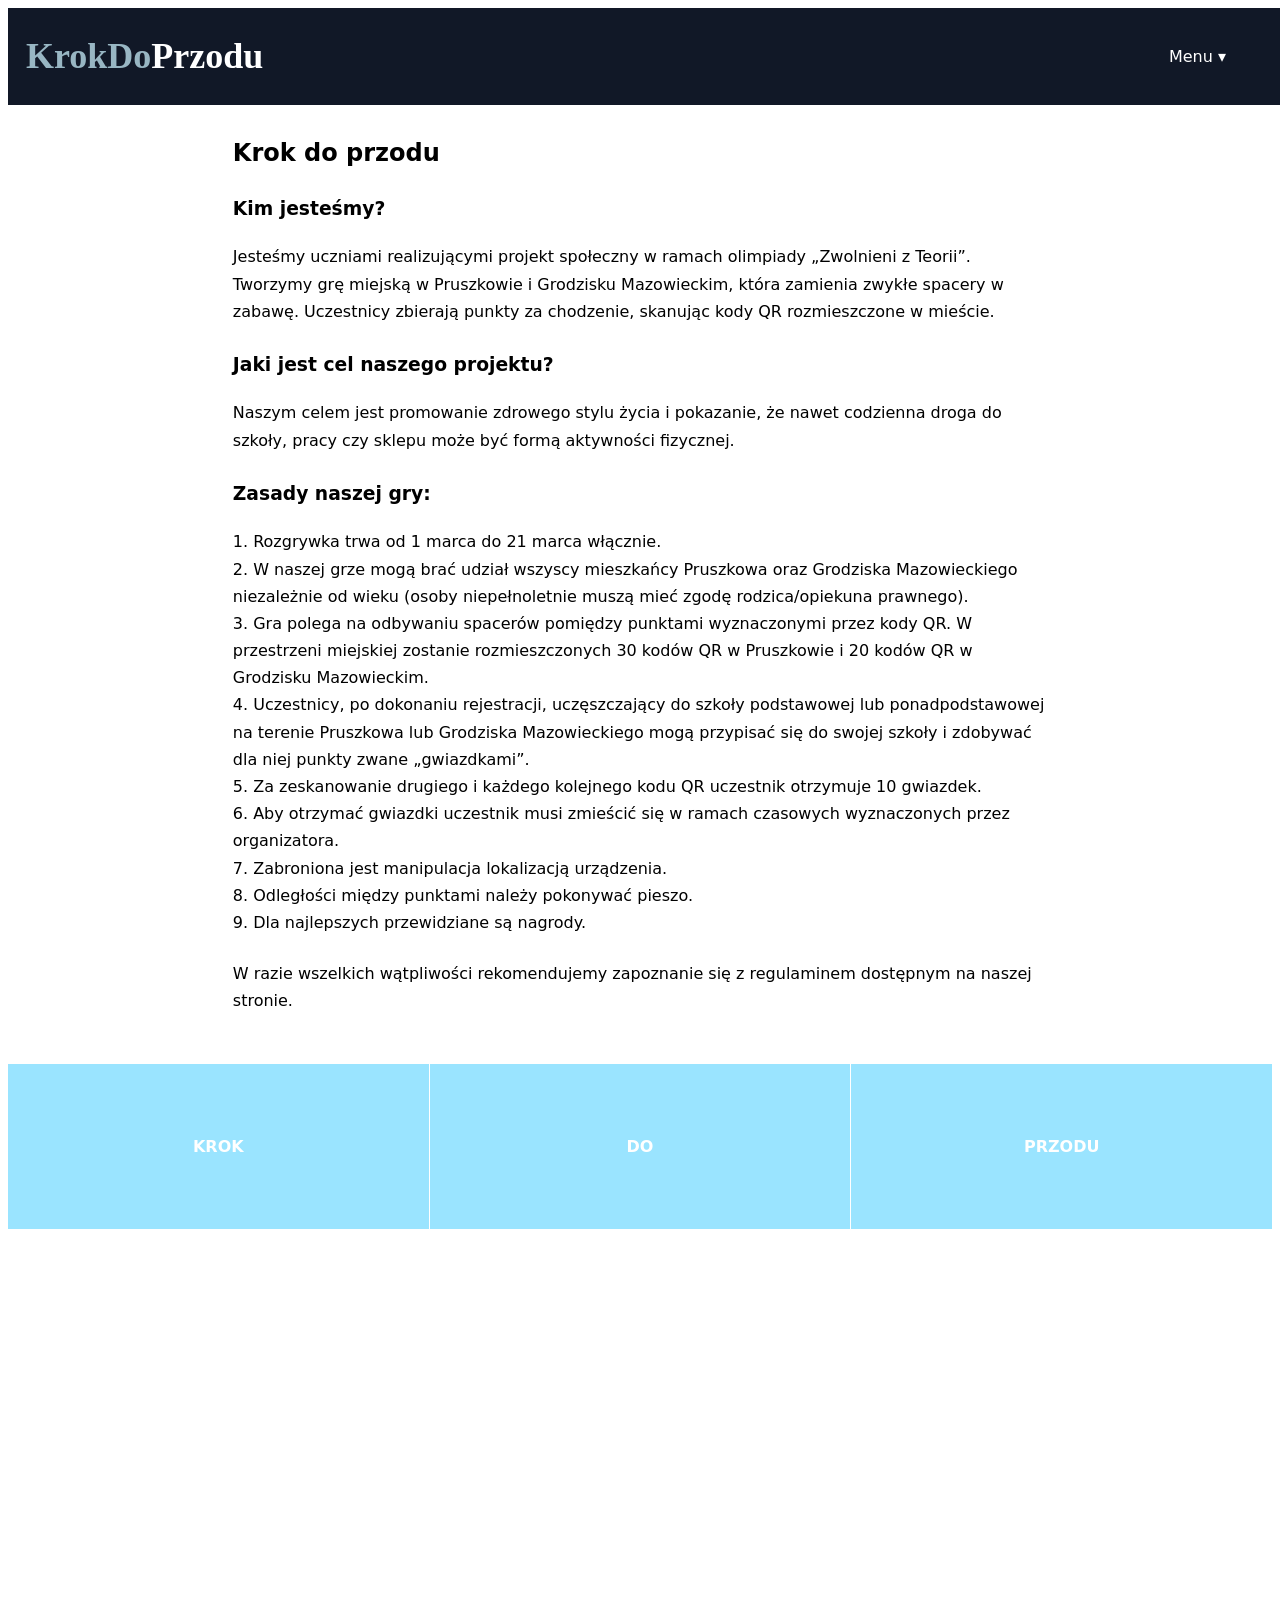
<file: index.html>
<!DOCTYPE html>
<html lang="en">
<!--TODO-SIDEBAR:
make extend button in header;
remove extended version of sidebar;
make collapsed version the deafult;
make sidebar deafult to hidden; 
-->
<head>
    <meta charset="UTF-8">
    <meta name="viewport" content="width=device-width, initial-scale=1.0">
    <title>Krok do przodu</title>
    <link rel="stylesheet" href = "style.css">
    <link href='https://unpkg.com/boxicons@2.1.4/css/boxicons.min.css' rel='stylesheet'>

</head>
<body class="sb-expanded">
  
  <div class="container">


    <header style="
    background: #111827;
    color: white;
    padding: 2vh;
    display:inline-flex;  
    align-items: center;
    position: sticky;
    justify-content:space-between;
    width: 100%;

  ">
    <!--Logo-->
    <div style="font-size: 4vh; font-family:Brush Script MT, Brush Script Std, cursive; ">
        <b><span style="color:#98B6C3; " d>KrokDo</span>Przodu</b>
    </div>
    

    <nav class="dropdown" style="margin: 0 5vw;">                                                                                    
        <input type="checkbox" id="drpBut" class="dropButton"></input> <label for="drpBut" class="menu-label">Menu ▾</label>
        <div class="dropContent">                                                                                  
            <ul>
        <li>
          <a href="index.html" class="active">
            <i class="bx bx-home-circle"></i>
            <span>Strona główna</span>
          </a>
        </li>
        <li>
          <a href="account/signin.php">
            <i class='bx bx-user-circle'></i>
            <span>Login</span>
          </a>
        </li>
        <li>
          <a href="map.html">
            <i class='bx  bx-map'></i> 
            <span>Mapa punktów</span>
          </a>
        </li>
        <li>
          <a href="scanner.html">
            <i class='bx  bx-qr-scan'></i>  
            <span>Skaner kodów QR</span>
          </a>
        </li>
        <li>
          <a href="#">
            <i class='bx  bx-trophy'></i>   
            <span>Tabele wyników</span>
          </a>
        </li>
        </ul>
        </div>
    </nav>
    </header>

     <style>
.dropdown {
        position: relative;
        display: inline-block;
        
    }

    
    .dropButton {
        position: absolute;
        opacity: 0;
        width: 0;
        height: 0;
    }

    #drpBut:checked ~ .dropContent {
        display: block;
    }

    .dropContent {
        display: none;
        position: absolute;
        background-color: #111827;

    }

    .dropContent a {
        display: block;

    }



        
    </style>

<!-----------------------------------------------------------------------------------------HEADER---------------------------------------------------------------------------------------------->

<main>
  <div class="page-width">
    <h1>Krok do przodu</h1>
    <h3>Kim jesteśmy?</h3>
    <p>Jesteśmy uczniami realizującymi projekt społeczny w ramach olimpiady „Zwolnieni z Teorii”.
      Tworzymy grę miejską w Pruszkowie i Grodzisku Mazowieckim, która zamienia zwykłe spacery w zabawę.
      Uczestnicy zbierają punkty za chodzenie, skanując kody QR rozmieszczone w mieście.</p>
    <h3>Jaki jest cel naszego projektu?</h3>
    <p>Naszym celem jest promowanie zdrowego stylu życia i pokazanie, 
      że nawet codzienna droga do szkoły, pracy czy sklepu może być formą aktywności fizycznej.</p>
      <h3>Zasady naszej gry:</h3>
      <p>
        1. Rozgrywka trwa od 1 marca do 21 marca włącznie.<br>
        2. W naszej grze mogą brać udział wszyscy mieszkańcy Pruszkowa oraz Grodziska Mazowieckiego niezależnie od wieku (osoby niepełnoletnie muszą mieć zgodę rodzica/opiekuna prawnego).<br>
        3. Gra polega na odbywaniu spacerów pomiędzy punktami wyznaczonymi przez kody QR. W przestrzeni miejskiej zostanie rozmieszczonych 30 kodów QR w Pruszkowie i 20 kodów QR w Grodzisku Mazowieckim.<br>
        4. Uczestnicy, po dokonaniu rejestracji, uczęszczający do szkoły podstawowej lub ponadpodstawowej na terenie Pruszkowa lub Grodziska Mazowieckiego mogą przypisać się
        do swojej szkoły i zdobywać dla niej punkty zwane „gwiazdkami”.<br>
        5. Za zeskanowanie drugiego i każdego kolejnego kodu QR uczestnik otrzymuje 10 gwiazdek.<br>
        6. Aby otrzymać gwiazdki uczestnik musi zmieścić się w ramach czasowych wyznaczonych przez organizatora.<br>
        7. Zabroniona jest manipulacja lokalizacją urządzenia.<br>
        8. Odległości między punktami należy pokonywać pieszo.<br>
        9. Dla najlepszych przewidziane są nagrody.<br>
      </p>
      <p>W razie wszelkich wątpliwości rekomendujemy zapoznanie się z regulaminem dostępnym na naszej stronie.</p>
  </div>

  <section class="multicolumn">
    <div>
      <h4>Krok</h4>
    </div>
    <div>
      <h4>do</h4>
    </div>
    <div>
      <h4>przodu</h4>
    </div>
  </section>
</main>

</div>
<!----------------------------------------------MAIN---------------------------------------------------------------------------------->

</body>
<footer class="site-footer">
  <div class="page-width">

    <div class="footer-block">
      <h5>Partnerzy</h5>
      <ul>
        <li><a href="https://www.centrumkultury.eu/">Centrum Kultury Grodzisk Mazowiecki  </a></li>
        <li><a href="https://allegro.pl/uzytkownik/hot_dot">hotdot</a></li>
        <li><a href="https://fajneklocki.pl/">Fajne Klocki</a></li>
        <li><a href="https://wydawnictwobialepioro.pl/">Wydawnictwo Literackie Białe Pióro</a></li>
        <li><a href="https://smspruszkow.pl/p%C5%82ywalnia.html">Pływalnia SMS Pruszków</a></li>
        <li><a href="https://ckis.pruszkow.pl/">Centrum Kultury i Sportu Pruszków</a></li>
        <li><a href="https://wkd.com.pl/">WKD </a></li>
        <li><a href="https://nalesnikarnialapetite.pl/">Naleśnikarnia La Petite</a></li>
        <li><a href="https://mazovia.pl/pl/bip/zalatw-sprawe/kultura-i-turystyka/promocja/promocja-marki-mazowsze-serce-polski-w-roku-2024.html">Mazowsze serce Polski</a></li>
        <li><a href="https://www.epaka.pl/">epaka.pl  </a></li>
      </ul>
    </div>
    <div class="footer-block">
      <img src="sponsors/Kopia – Jedna strona – kopia (1).jpg" style="width: 70%; height: 100%;">
    </div>
      
</footer>

<!-----------------------------------------------------------------------------------------FOOTER----------------------------------------------------------------------------------------------->

</html>
</file>
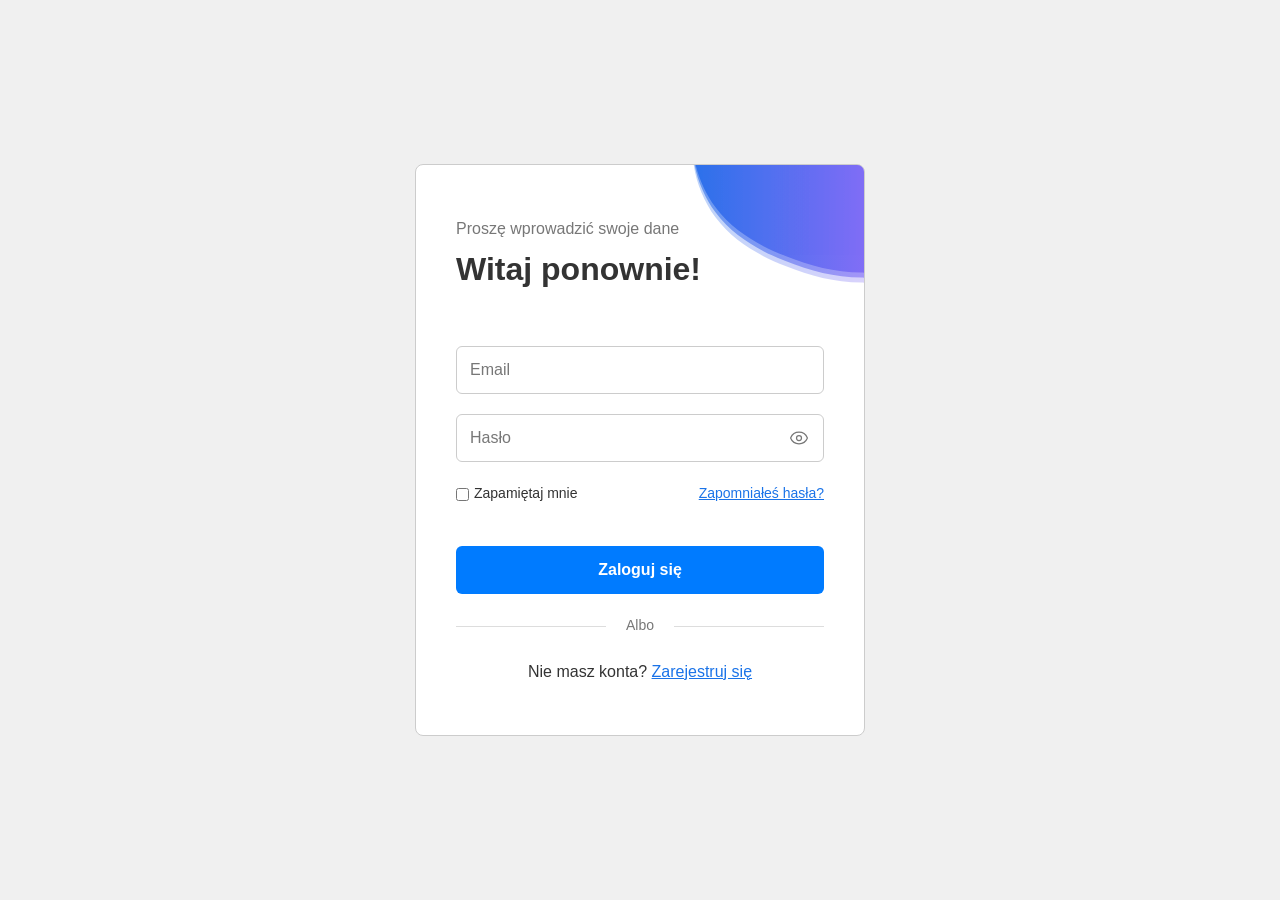
<file: account/login.html>
<!DOCTYPE html>
<html lang="en">
<head>
    <meta charset="UTF-8">
    <meta name="viewport" content="width=device-width, initial-scale=1.0">
    <title>KDP Login</title>
    <link rel="stylesheet" href="assets/style.css">
</head>
<body>
    <div class="Container">
        <div class="form-Container">
            <div class="form-blob">
                <img src="assets/images/blob.svg" alt="blob" class="blob-image blob-image--1">
                <img src="assets/images/blob.svg" alt="blob" class="blob-image blob-image--2">
                <img src="assets/images/blob.svg" alt="blob" class="blob-image blob-image--3"> 
            </div>
        
            <div class="form-header">
                <p>Proszę wprowadzić swoje dane</p>
                <h1>Witaj ponownie!</h1>
            </div>
            <form class="form-box" action="index.php">
                <div class="input-group">
                    <input type="email" id="email" class="input-field" placeholder="" required>
                    <label for="email" class="floating-label">Email</label>
                </div>
                <div class="input-group">
                    <input type="password" id="password" class="input-field" placeholder="" required>
                    <label for="password" class="floating-label">Hasło</label>
                    <div class="eye-icon" onclick="togglePassword()">
                        <svg xmlns="http://www.w3.org/2000/svg" width="24" height="24" viewBox="0 0 24 24" fill="none" stroke="currentColor" stroke-width="1.5" stroke-linecap="round" stroke-linejoin="round" class="lucide lucide-eye-icon lucide-eye"><path d="M2.062 12.348a1 1 0 0 1 0-.696 10.75 10.75 0 0 1 19.876 0 1 1 0 0 1 0 .696 10.75 10.75 0 0 1-19.876 0"/><circle cx="12" cy="12" r="3"/></svg>
                    </div>
                </div>
                <div class="input-group checkbox-group">
                    <div class="form-col remember-me">
                        <input type="checkbox" id="remember-me-checkbox" class="checkbox-field">
                        <label for="remember-me-checkbox">Zapamiętaj mnie</label>
                    </div>
                    <div class="form-col">
                        <a href="#" class="form-link">Zapomniałeś hasła?</a>
                    </div>
                </div>
                <button type="submit" class="form-btn form-btn--submit">Zaloguj się</button>
            </form>
            <div class="form-divider">
                <p>Albo</p>
            </div>
            <div class="form-bottom">
                <p>Nie masz konta?  <a href="signin.php" class="form-link">Zarejestruj się</a></p>
            </div>
        </div>
    </div>

    <script>

        function togglePassword() {
            const passwordInput = document.getElementById("password")
            const eyeIcon = document.querySelector(".eye-icon")

            if(passwordInput.type === "password"){
                passwordInput.type = "text"
                eyeIcon.innerHTML = '<svg xmlns="http://www.w3.org/2000/svg" width="24" height="24" viewBox="0 0 24 24" fill="none" stroke="currentColor" stroke-width="1.5" stroke-linecap="round" stroke-linejoin="round" class="lucide lucide-eye-off-icon lucide-eye-off"><path d="M10.733 5.076a10.744 10.744 0 0 1 11.205 6.575 1 1 0 0 1 0 .696 10.747 10.747 0 0 1-1.444 2.49"/><path d="M14.084 14.158a3 3 0 0 1-4.242-4.242"/><path d="M17.479 17.499a10.75 10.75 0 0 1-15.417-5.151 1 1 0 0 1 0-.696 10.75 10.75 0 0 1 4.446-5.143"/><path d="m2 2 20 20"/></svg>'

            } else{
                passwordInput.type = "password"
                eyeIcon.innerHTML = '<svg xmlns="http://www.w3.org/2000/svg" width="24" height="24" viewBox="0 0 24 24" fill="none" stroke="currentColor" stroke-width="1.5" stroke-linecap="round" stroke-linejoin="round" class="lucide lucide-eye-icon lucide-eye"><path d="M2.062 12.348a1 1 0 0 1 0-.696 10.75 10.75 0 0 1 19.876 0 1 1 0 0 1 0 .696 10.75 10.75 0 0 1-19.876 0"/><circle cx="12" cy="12" r="3"/></svg>'

            }
        }
    </script>
</body>
</html>
</file>
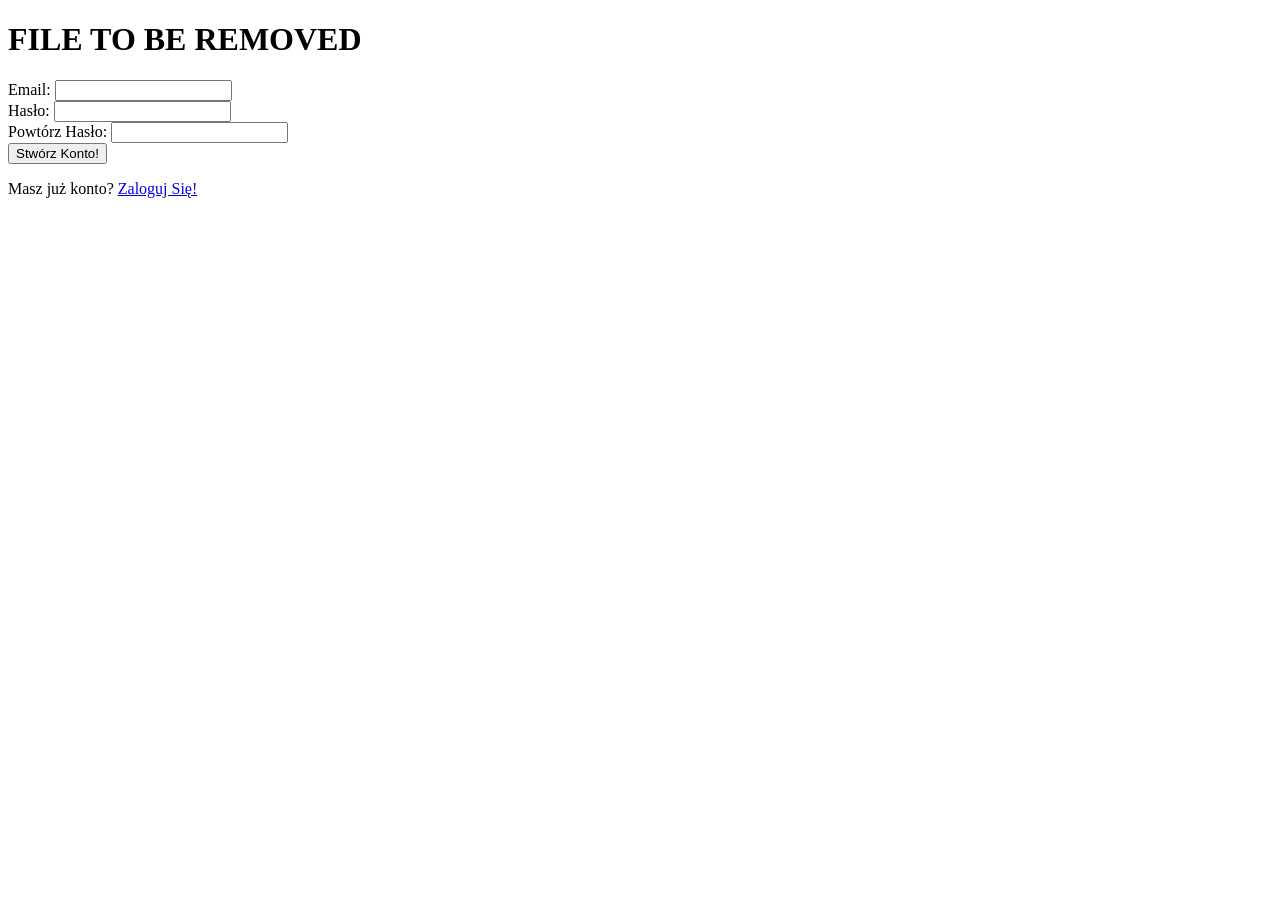
<file: account/signin.html>
<!DOCTYPE html>
<html lang="en">
<head>
    <meta charset="UTF-8">
    <meta name="viewport" content="width=device-width, initial-scale=1.0">
    <title>KDP Stwórz konto</title>
</head>
<body>
    <H1>FILE TO BE REMOVED</H1>
    <form action="index2.php">
        <label for="email">Email:</label>
        <input type="email" name="email" id="email">
        <br>
        <label for="password">Hasło:</label>
        <input type="password" name="password" id="password">
        <br>
        <label for="password">Powtórz Hasło:</label>
        <input type="password" name="password" id="password">
        <br>
        <button type="submit">Stwórz Konto!</button>
    </form>
    <p>Masz już konto? <a href="login.html">Zaloguj Się!</a></p>
</body>
</html>
</file>
<file: style.css>
*{
    padding: 0;
}

body{
    font-family: system-ui, sans-serif;
    background: #fff;
    font-size: 16px;
    line-height: 1.7;
    color: #ffffff;
}

h5{
    color:#ffffff
}

h1{
    font-size: 1.5rem;
    font-weight: bold;
}

p{
    margin-bottom: 1.5rem;
    color: #000000;
}

nav ul{
    list-style: none;
    display: flex;
    flex-flow: column;
    gap: 0.25rem;
    height: 100%;
}

nav a{
    display: flex;
    align-items: center;
    gap: 0.625rem;
    padding: 0.625rem 0.875rem;
    font-size: 1.25rem;
    color: #ffffff;
    line-height: 1;
    text-decoration: none;
    border-radius: 0.375rem;
}

nav a.active,
nav a:hover
nav a:focus-visible{
    outline:none;
    color:#9ae4ff;
}

nav a span{
    font-size: 0.875rem;
}

.sb-expanded nav a span{
    opacity: 1;
    visibility: visible;
}

h2{
    font-size: 1.25rem;
    text-transform: uppercase;
    margin-block: 2rem 0.5rem;
}

a{
    color: #000000;
    text-decoration: none;
    transition: color 0.5s;
}

a:hover,
a:focus-visible{
    color: #9ae4ff;
}

a:focus-visible{
    outline: 1px solid;
    outline-offset: 0.5rem;
}

main{
    padding-block-start: 0.75rem;
}

.page-width{
    inline-size: min(80ch, 90%);
    padding-inline: 2rem;
    margin-inline: auto;
    color: #000000;
}

.multicolumn {
    display: flex;
    justify-content: center;
    margin-block-start: 3rem;
    background-color: #9ae4ff;
    border-block-start: 1px solid;
}

.multicolumn > div {
    flex: 1;
    padding: 3rem 1rem;
    text-transform: uppercase;
    text-align: center;
}

.multicolumn :nth-child(2) {
    border-inline: 1px solid;
}

.site-footer{
    background-color: #121212;
    color: #ffffff;
    padding-block: 3rem;
}
.footer-block li{
    margin-block: 0.25rem;
    list-style-type: none;
}

.footer-block a{
    color: #9b9b9b;
}

.site-footer .page-width{
    display: flex;
    flex-flow: wrap;
    gap: 1rem;
    inline-size: min(90%, 1200px);
}

.footer-block a:hover,
.footer-block a:focus-visible{
    color: #9ae4ff;
}

.site-footer{
    position: sticky;
    bottom: 0;
}

.brand{
    padding: 3rem 2rem 0;
    font-size: max(3rem, 5vw + 1rem);
    line-height: 1.1;
    font-weight: 100;
    letter-spacing: 0.25rem;
    text-align: center;
    text-transform: uppercase;
}

.container{
    position: relative;
    z-index: 1;
    background-color: #ffffff;
}

@media (min-width: 768px){
    .site-footer{
        position: sticky;
        bottom: 0;
    }
}
</file>
<file: account/assets/style.css>
body{
    font-family: system-ui, sans-serif;
    background: #fff;
    font-size: 16px;
    line-height: 1.7;
    color: #ffffff;
}

:root { 
    --color-background: #f0f0f0;
    --color-text: #333;
    --color-border: #ccc;
    --color-placeholder: #777;
    --color-primary: #007bff;
    --color-primary-hover: #0056b3;
    --color-link: #1a73e8;
    --color-divider: #ddd;
    --color-social-hover: #f0f0f0;
    --color-floating-label: #5f6368;
    --color-white: #fff;
}

*{
    margin: 0;
    padding: 0;
    box-sizing: border-box;
    font-family: "DM sans", sans-serif;
}

body{
    background-color: var(--color-background);
    color: var(--color-text);
}

.Container{
    display: flex;
    align-items: center;
    justify-content: center;
    height: 100vh;
    padding: 20px;
}

.form-Container{
    position: relative;
    background-color: var(--color-white);
    padding: 50px 40px;
    width: 100%;
    max-width: 450px;
    border-radius: 8px;
    border: 1px solid var(--color-border);
    overflow: hidden;
}

.form-header{
    position: relative;
    z-index: 1;
}

.form-header p{
    color: var(--color-placeholder);
}

.form-header h1{
    font-size: 32px;
}

.form-box{
    display: flex;
    flex-direction: column;
    gap: 20px;
    margin-top: 50px;
}

.input-group{
    position: relative;
    display: flex;
}

.input-field{
    height: 48px;
    padding-inline: 14px;
    border: 1px solid var(--color-border);
    border-radius: 6px;
    width: 100%;
    outline: none;
}

#password{
    padding-right: 40px;
}

@import url("https://fonts.googleapis.com/css2?family=DM+Sans:ital,opsz,wght@0,9..40,100..1000;1,9..40,100..1000&display=swap");

.floating-label{
    position: absolute;
    left: 8px;
    top: 50%;
    transform: translateY(-50%);
    color: var(--color-placeholder);
    background-color: var(--color-white);
    padding-inline: 6px;
    transition: all .3s ease;
    pointer-events: none;
}

.input-field:focus ~ .floating-label,
.input-field:not(:placeholder-shown) ~ .floating-label{
    top: 0;
    left: 8px;
    font-size: 12px;
    color: var(--color-primary);
    transform: translateY(-50%);
}

.input-field:focus{
    border-color: var(--color-primary);
}

.input-field:not(:focus):not(:placeholder-shown) ~ .floating-label{
    color: var(--color-floating-label);
}

.eye-icon{
    position: absolute;
    right: 15px;
    display: flex;
    top: 50%;
    transform: translateY(-50%);
}

.eye-icon svg{
    width: 20px;
    height: 20px;
    color: var(--color-placeholder);
    cursor: pointer;
}

.checkbox-group{
    display: flex;
    justify-content: space-between;
    gap: 10px;
    font-size: 14px;
}

.remember-me{
    display: flex;
    align-items: center;
    gap: 5px;
}

.form-btn{
    display: flex;
    justify-content: center;
    align-items: center;
    height: 48px;
    gap: 10px;
    background: none;
    border: none;
    border-radius: 6px;
    cursor: pointer;
    padding-inline: 8px;
}

.form-btn--submit{
    background-color: var(--color-primary);
    color: var(--color-white);
    font-size: 16px;
    font-weight: 600;
    margin-top: 20px;
    transition: background-color .3s ease;
}

.form-btn--submit:hover{
    background-color: var(--color-primary-hover);
}

.form-bottom{
    display: flex;
    flex-direction: column;
    justify-content: center;
    align-items: center;
    gap: 20px;
    margin-top: 20px;
}

.form-divider{
    display: flex;
    align-items: center;
    gap: 20px;
    font-size: 14px;
    color: var(--color-placeholder);
    margin-top: 20px;
}

.form-divider::before,
.form-divider::after{
    content: "";
    flex: 1;
    height: 1px;
    background-color: var(--color-divider);
}

.btn-icon{
    width: 30px;
}

.form-link{
    color: var(--color-link);
}

.form-link:hover{
    text-decoration: none;
}

.form-blob{
    position: absolute;
    width: 200px;
    height: 200px;
    top: 0;
    right: 0;
    z-index: 0;
}

.blob-image{
    position: absolute;
    rotate: 205deg;
    pointer-events: none;
    transform: scale(0.5) translateX(100px);
    opacity: 0;
}

.blob-image--1{
    top: -170px;
    right: -150px;
    animation: welcomeIn 1.2s ease-out 0.3s forwards;
    --final-opacity: 1;
}

.blob-image--2{
    top: -165px;
    right: -150px;
    animation: welcomeIn 1.2s ease-out 0.6s forwards;
    --final-opacity: 0.6;
}

.blob-image--3{
    top: -160px;
    right: -150px;
    animation: welcomeIn 1.2s ease-out 0.9s forwards;
    --final-opacity: 0.3;
}

@keyframes welcomeIn {
    0% {
        opacity: 0;
        transform: scale(0.5) translateX(100px) rotate(180deg);
    }
    60% {
        opacity: calc(var(--final-opacity) * 0.8);
        transform: scale(1.1) translateX(-10px) rotate(200deg);
    }
    100% {
        opacity: calc(var(--final-opacity));
        transform: scale(1) translateX(0px) rotate(205deg);
    }
}

@media (max-width: 480px){
    .form-Container{
        padding: 60px 30px;
    }
}
</file>
